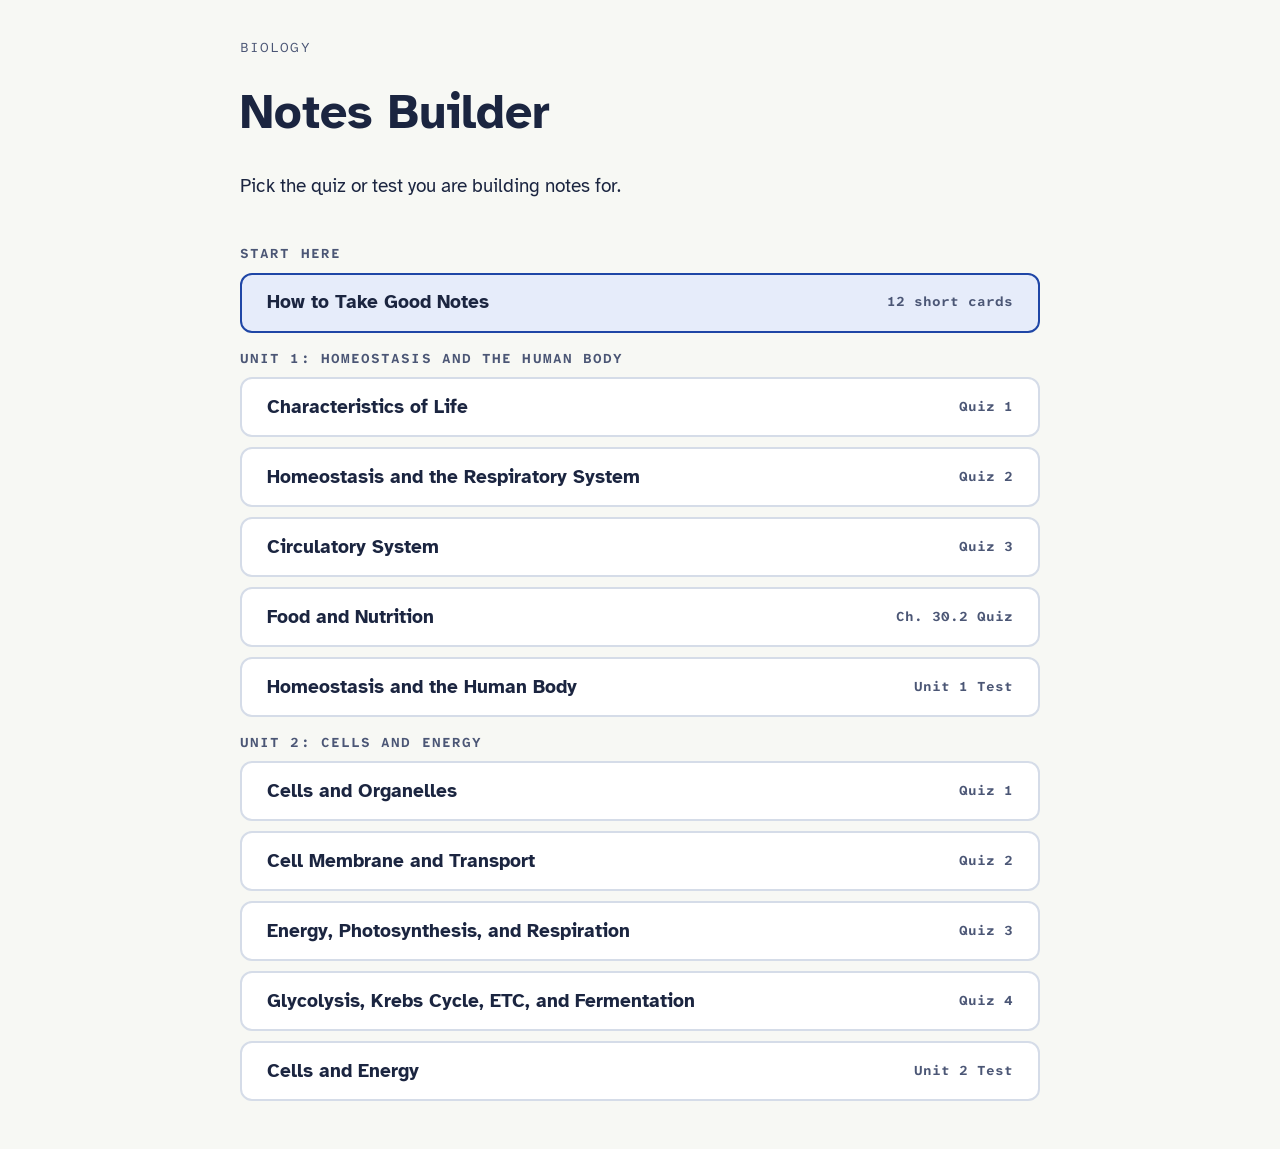
<file: index.html>
<!doctype html>
<html lang="en">
<head>
<meta charset="utf-8">
<meta name="viewport" content="width=device-width, initial-scale=1, viewport-fit=cover">
<title>Biology Notes Builder</title>
<link rel="preconnect" href="https://fonts.googleapis.com">
<link rel="preconnect" href="https://fonts.gstatic.com" crossorigin>
<link rel="stylesheet" href="https://fonts.googleapis.com/css2?family=Atkinson+Hyperlegible:ital,wght@0,400;0,700;1,400&family=Atkinson+Hyperlegible+Mono:wght@400;600&display=swap">
<link rel="stylesheet" href="styles.css">
</head>
<body>
<div class="wrap" id="app" aria-live="polite"></div>

<script src="patterns.js"></script>
<!-- The quiz menu. Add quizzes in content/catalog.js, not here. -->
<script src="content/catalog.js"></script>
<!-- The "How to Take Good Notes" cards. Edit them in content/guide.js. -->
<script src="content/guide.js"></script>
<script src="checker.js"></script>
<script src="app.js"></script>
</body>
</html>
</file>
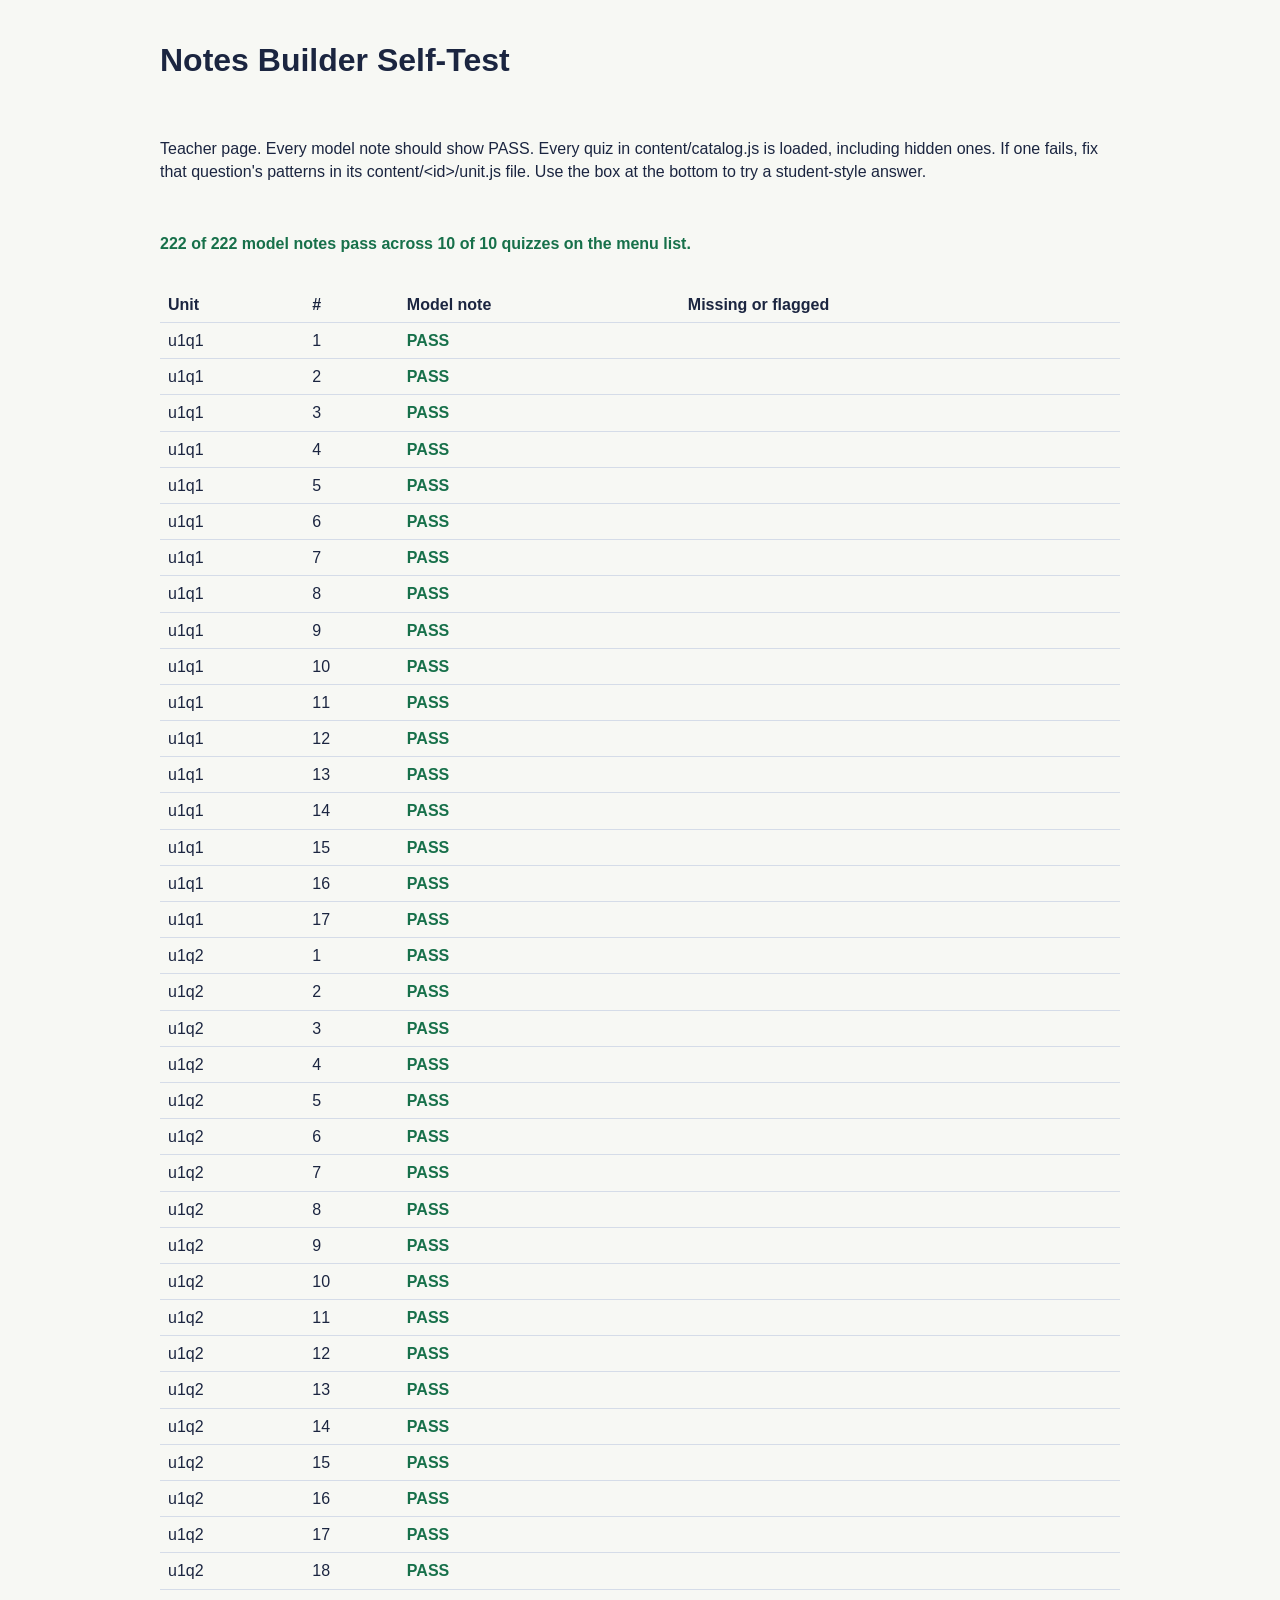
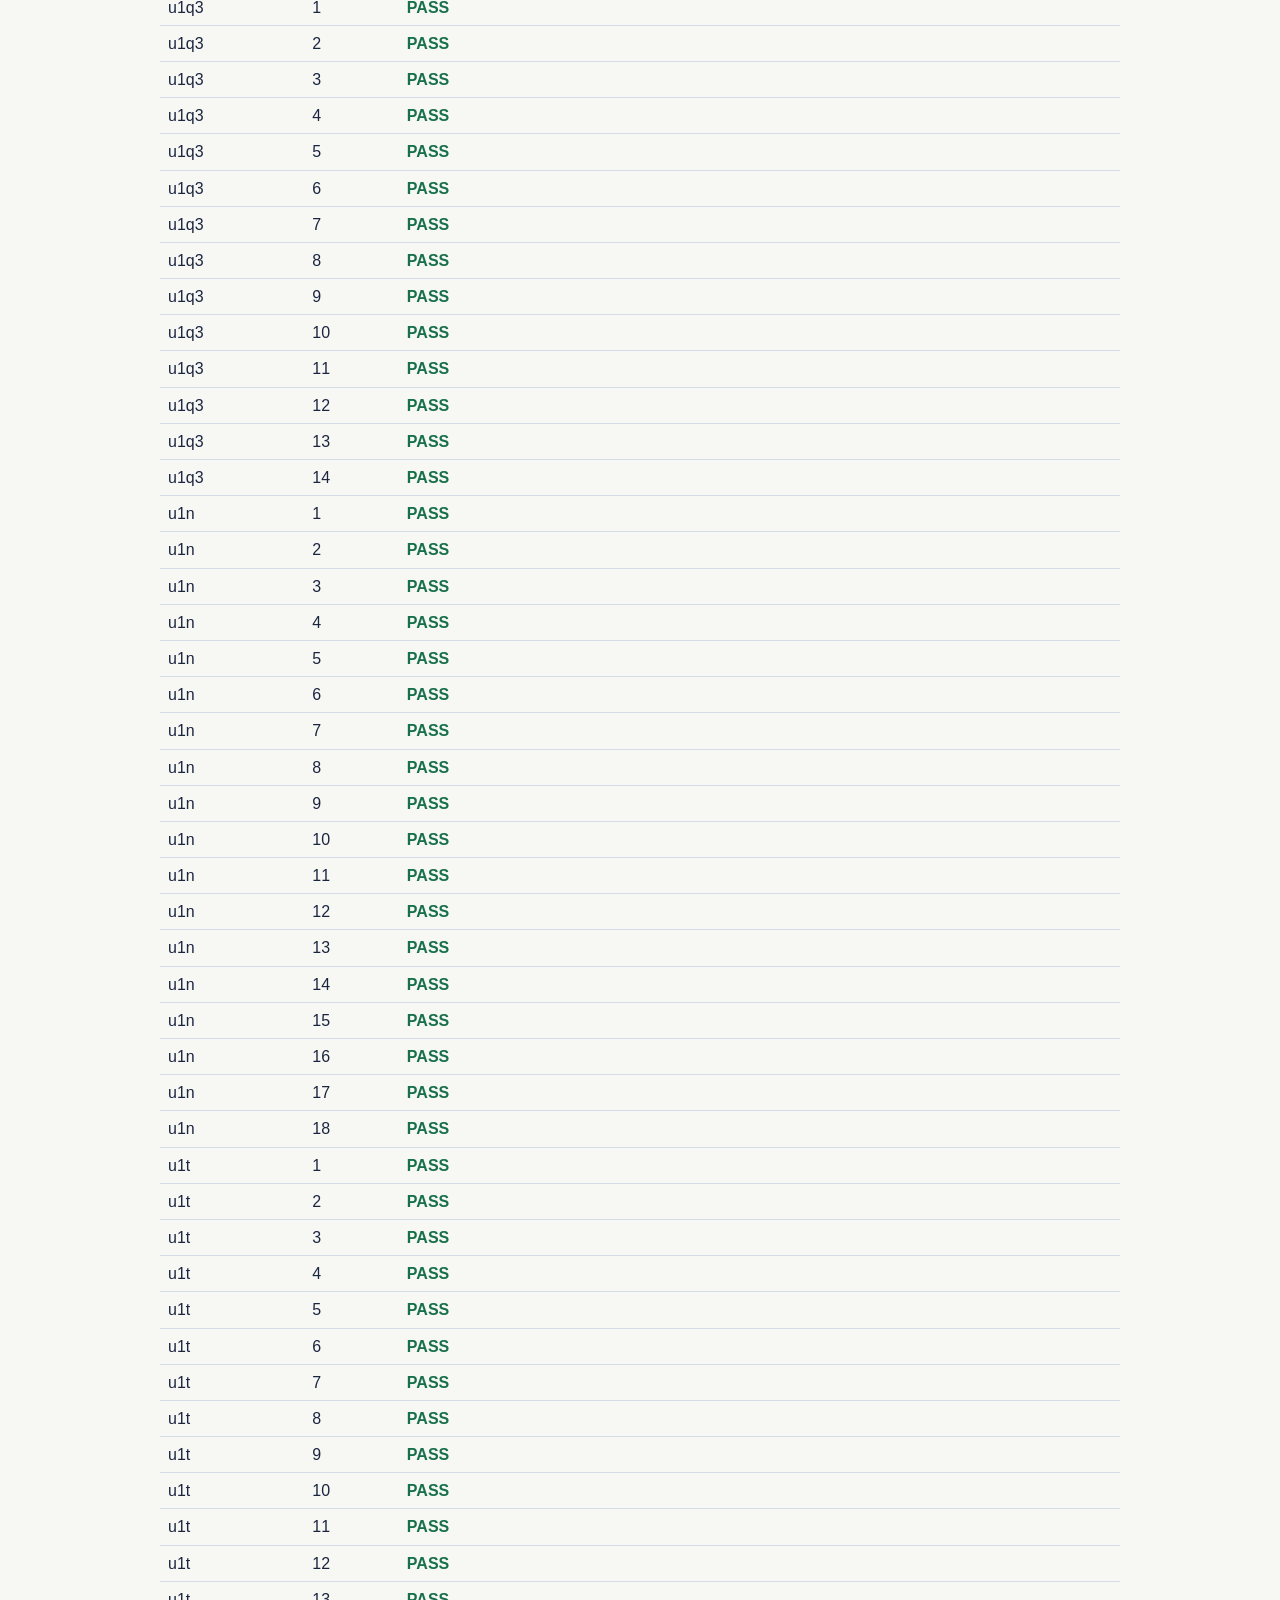
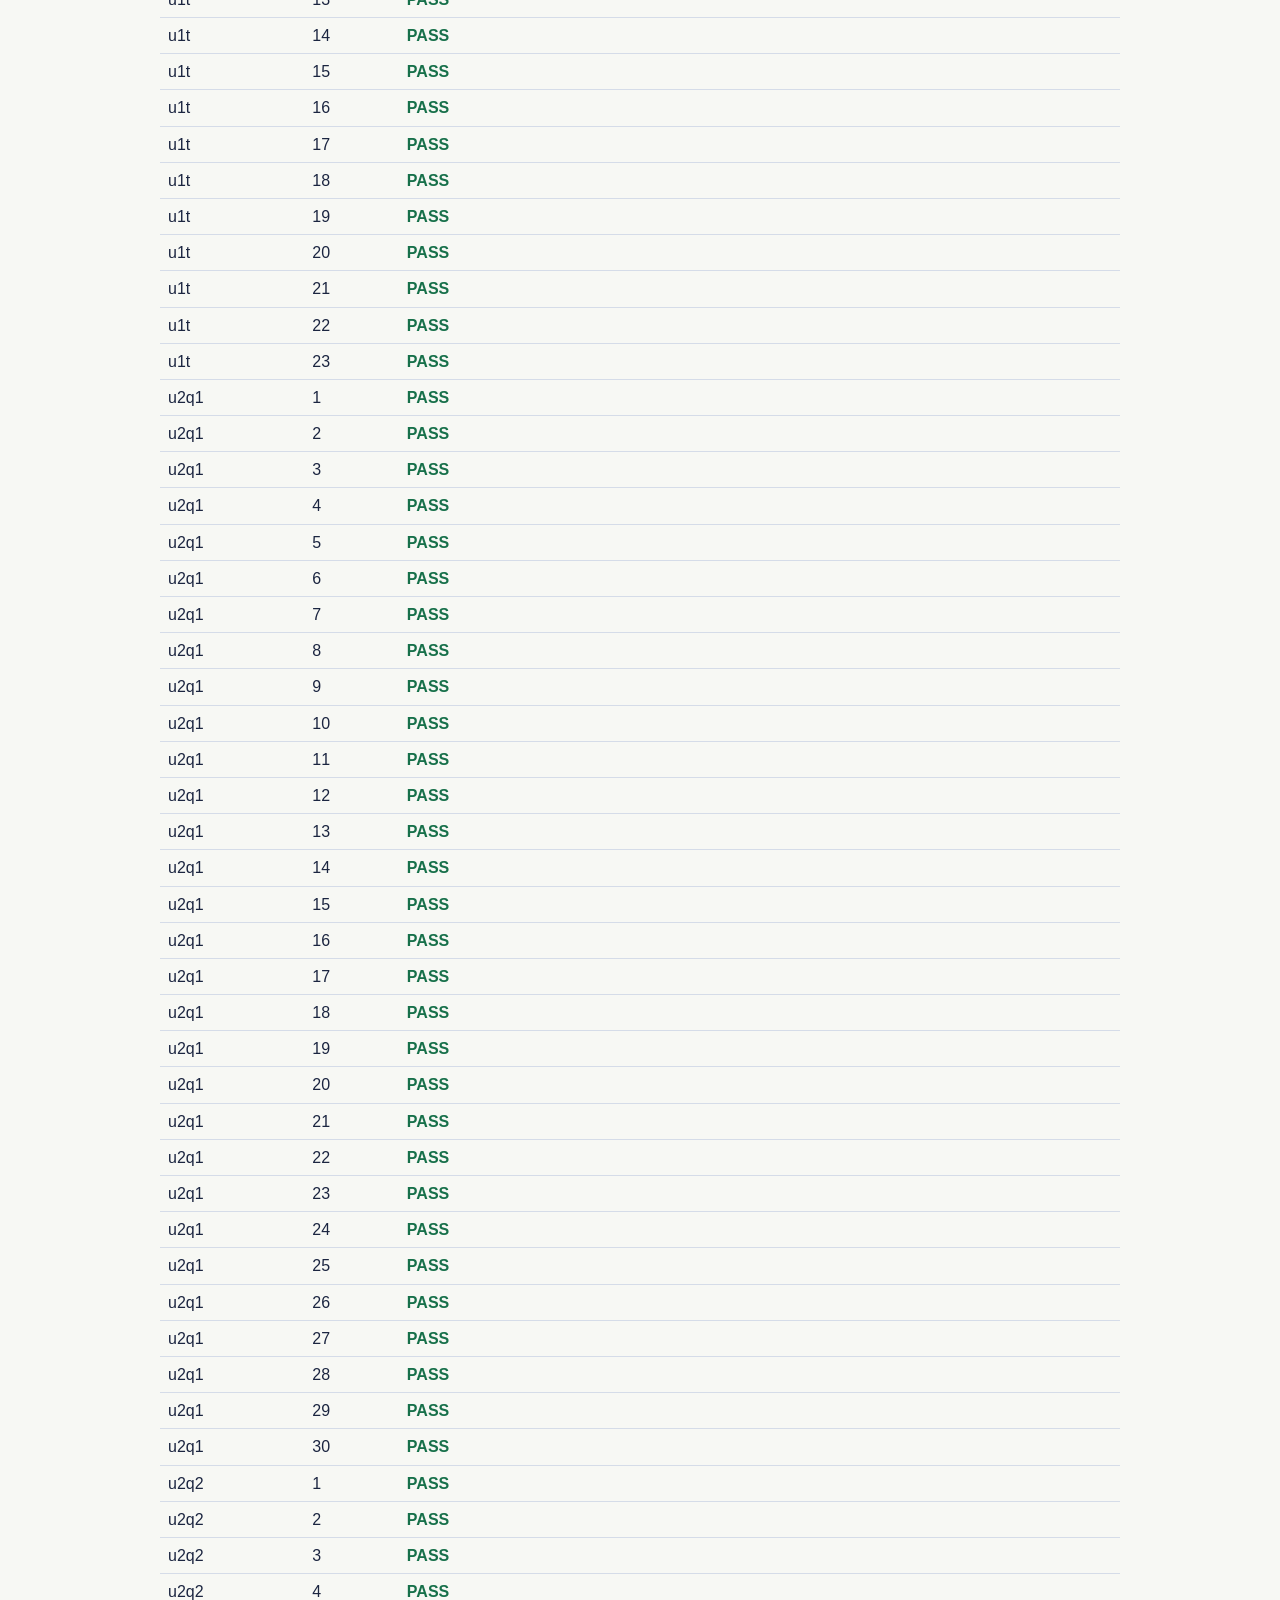
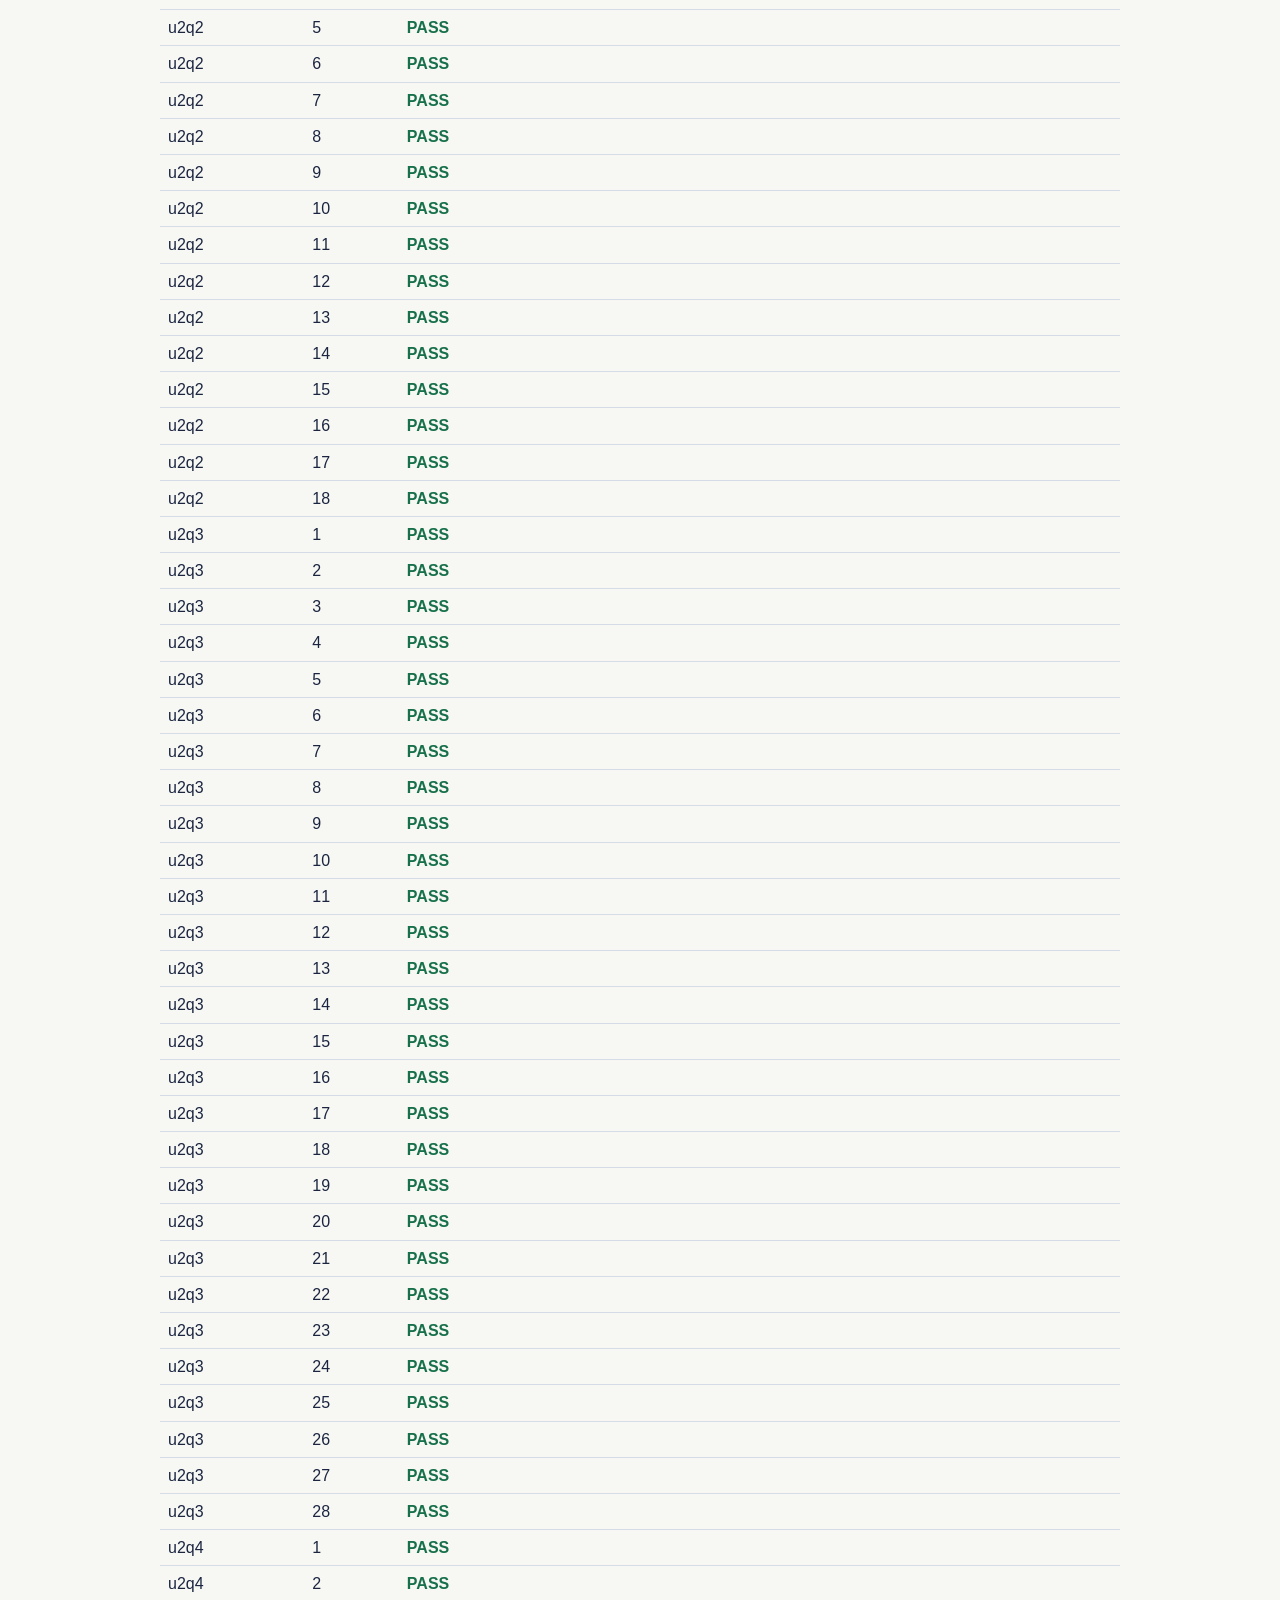
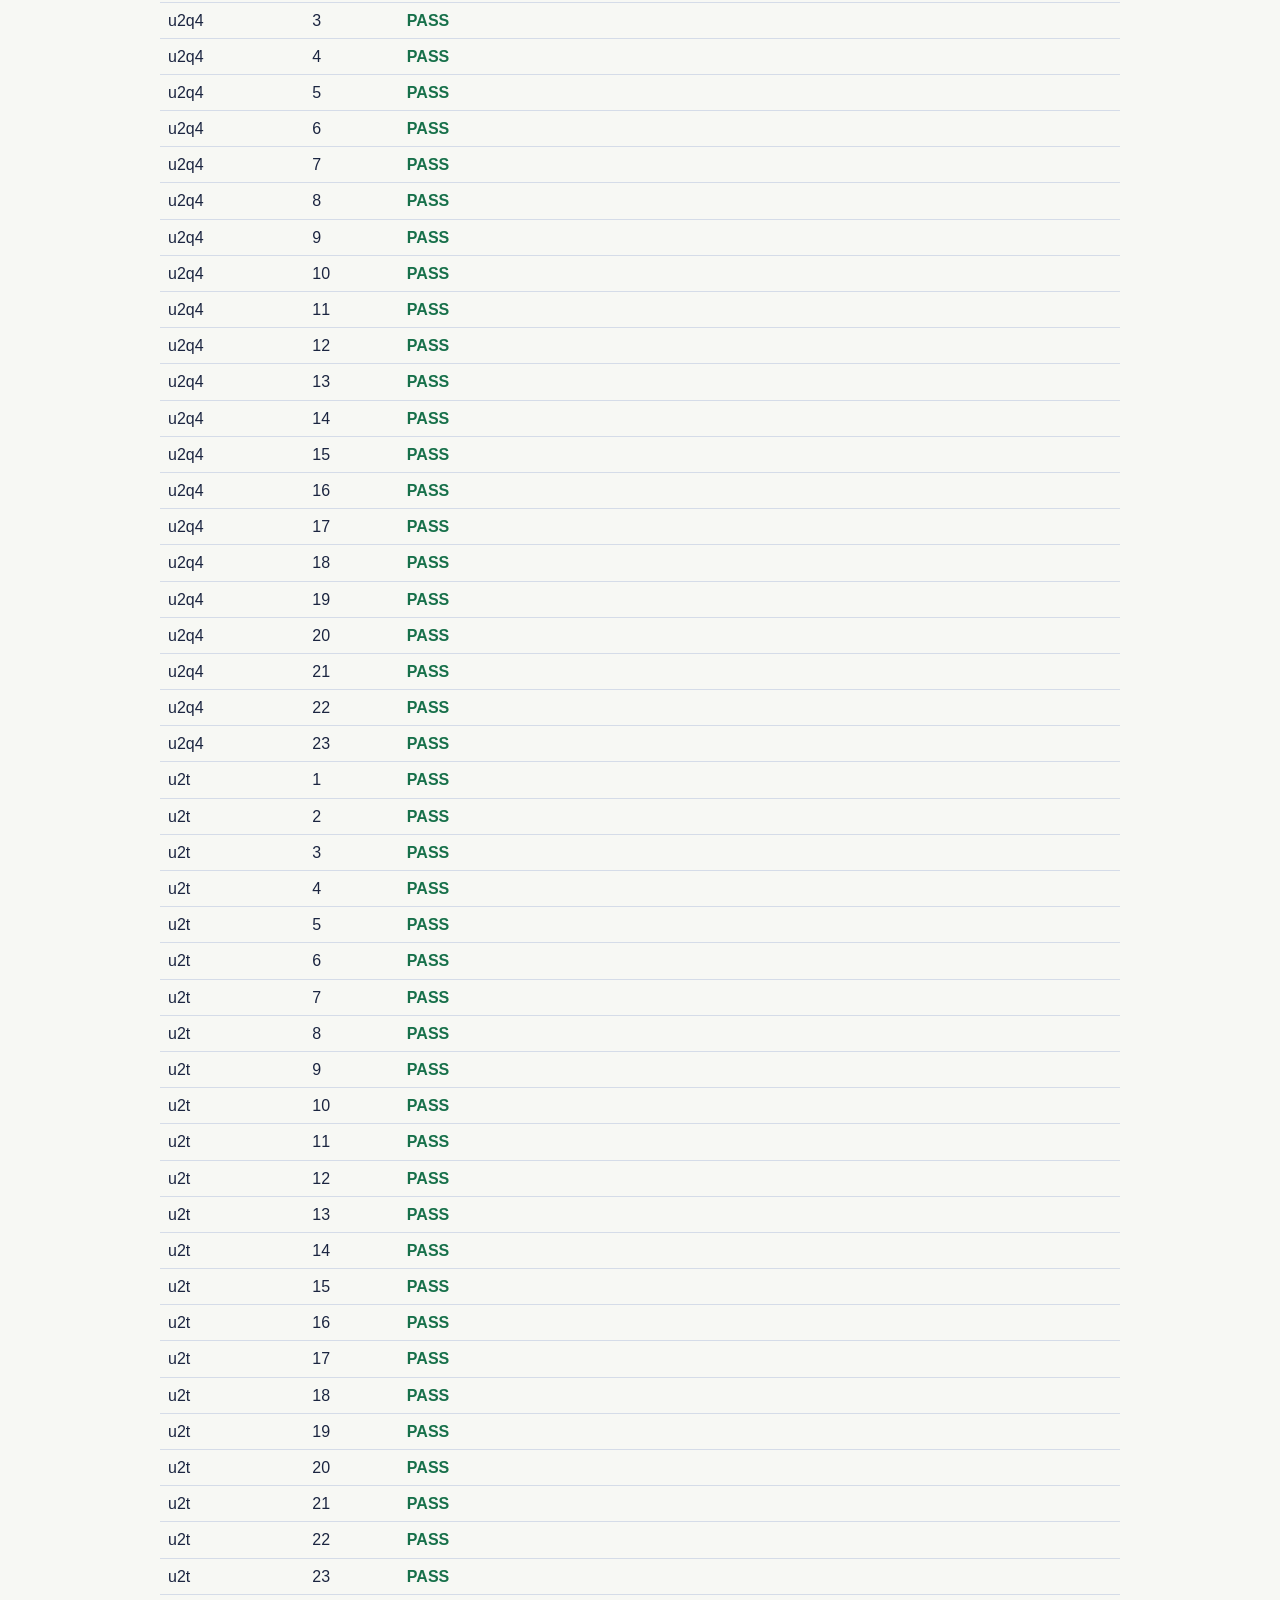
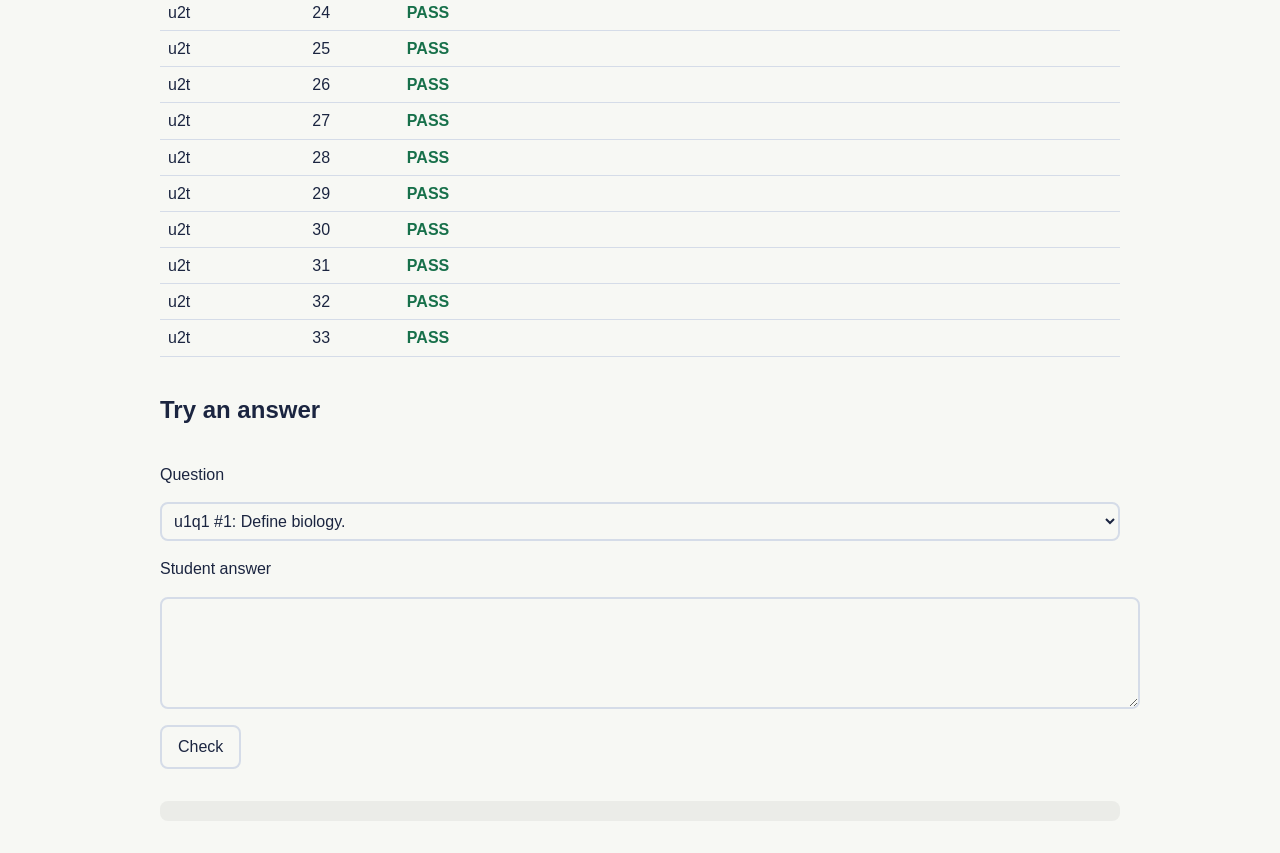
<file: test.html>
<!doctype html>
<html lang="en">
<head>
<meta charset="utf-8">
<meta name="viewport" content="width=device-width, initial-scale=1">
<title>Notes Builder Self-Test</title>
<meta name="robots" content="noindex">
<style>
:root{--bg:#F7F8F4;--fg:#1B2540;--soft:#4B5675;--line:#D5DCE8;--ok:#17704A;--bad:#B42318}
@media (prefers-color-scheme: dark){:root{--bg:#111726;--fg:#E9EDF7;--soft:#A8B2CA;--line:#2B3654;--ok:#72D6A3;--bad:#FF8E84;color-scheme:dark}}
body{background:var(--bg);color:var(--fg);font:16px/1.45 Verdana,"Segoe UI",sans-serif;margin:0;padding:16px}
main{max-width:60rem;margin:0 auto;display:flex;flex-direction:column;gap:16px}
.scroll{overflow-x:auto}
table{border-collapse:collapse;width:100%}
th,td{border-bottom:1px solid var(--line);padding:6px 8px;text-align:left;vertical-align:top}
.ok{color:var(--ok);font-weight:700}.bad{color:var(--bad);font-weight:700}
textarea,select{font:inherit;width:100%;padding:8px;border:2px solid var(--line);border-radius:8px;background:transparent;color:inherit}
button{font:inherit;padding:8px 16px;border-radius:8px;border:2px solid var(--line);background:transparent;color:inherit;cursor:pointer}
pre{white-space:pre-wrap;background:rgba(127,127,127,.1);padding:10px;border-radius:8px}
</style>
</head>
<body>
<main>
<h1>Notes Builder Self-Test</h1>
<p>Teacher page. Every model note should show PASS. Every quiz in content/catalog.js is loaded, including hidden ones. If one fails, fix that question's patterns in its content/&lt;id&gt;/unit.js file. Use the box at the bottom to try a student-style answer.</p>
<p id="summary"></p>
<div class="scroll"><table><thead><tr><th>Unit</th><th>#</th><th>Model note</th><th>Missing or flagged</th></tr></thead><tbody id="rows"></tbody></table></div>
<h2>Try an answer</h2>
<label for="q">Question</label>
<select id="q"></select>
<label for="a">Student answer</label>
<textarea id="a" rows="4"></textarea>
<div><button id="go">Check</button></div>
<pre id="out"></pre>
</main>
<script src="patterns.js"></script>
<script src="content/catalog.js"></script>
<script src="checker.js"></script>
<script>
const esc=s=>String(s).replace(/[&<>"]/g,c=>({"&":"&amp;","<":"&lt;",">":"&gt;",'"':"&quot;"}[c]));
function loadAll(){
  return Promise.all(CATALOG.map(c=>new Promise(res=>{
    const s=document.createElement("script"); s.src=`content/${c.id}/unit.js?v=${Date.now()}`;
    s.onload=()=>res({c,ok:UNITS.some(u=>u.id===c.id)}); s.onerror=()=>res({c,ok:false});
    document.head.appendChild(s);
  })));
}
loadAll().then(results=>{
  let pass=0,total=0,rows="",opts="";
  results.filter(r=>!r.ok).forEach(r=>{rows+=`<tr><td>${esc(r.c.id)}</td><td></td><td class="bad">NOT LOADED</td><td>content/${esc(r.c.id)}/unit.js is missing, or its id does not match the folder name</td></tr>`;});
  const order=CATALOG.map(c=>c.id);
  UNITS.slice().sort((a,b)=>order.indexOf(a.id)-order.indexOf(b.id)).forEach(u=>{const ui=UNITS.indexOf(u); u.questions.forEach((q,qi)=>{
    total++; const r=checkNote(q,q.model); if(r.done) pass++;
    const miss=r.ideas.filter(i=>!i.ok).map(i=>i.label).concat(r.warnings).join("; ");
    rows+=`<tr><td>${esc(u.id)}</td><td>${q.n}</td><td class="${r.done?"ok":"bad"}">${r.done?"PASS":"FAIL"}</td><td>${esc(miss)}</td></tr>`;
    opts+=`<option value="${ui}:${qi}">${esc(u.id)} #${q.n}: ${esc(q.prompt)}</option>`;
  });});
  const bad=results.filter(r=>!r.ok).length;
  document.getElementById("rows").innerHTML=rows;
  document.getElementById("q").innerHTML=opts;
  document.getElementById("summary").innerHTML=`<span class="${pass===total&&!bad?"ok":"bad"}">${pass} of ${total} model notes pass across ${results.length-bad} of ${results.length} quizzes on the menu list.</span>`;
});
document.getElementById("go").onclick=()=>{
  const [ui,qi]=document.getElementById("q").value.split(":").map(Number);
  const r=checkNote(UNITS[ui].questions[qi],document.getElementById("a").value);
  document.getElementById("out").textContent=(r.done?"COMPLETE\n":"NOT YET\n")+
    r.ideas.map(i=>(i.ok?"  found:   ":"  missing: ")+i.label).join("\n")+
    (r.warnings.length?"\n  flagged: "+r.warnings.join("\n  flagged: "):"");
};
</script>
</body>
</html>
</file>
<file: styles.css>
/* Layout: one centered column, composition-notebook page. Prompt on top, ruled answer box, feedback strip, nav. */
:root{
  --paper:#F7F8F4; --card:#FFFFFF; --ink:#1B2540; --ink-soft:#4B5675; --line:#D5DCE8;
  --rule:#C8D7EE; --margin:#E39A9A; --accent:#1F46A6; --accent-ink:#FFFFFF; --accent-soft:#E6ECFA;
  --ok:#17704A; --ok-bg:#E2F3E9; --warn:#8A5200; --warn-bg:#FFF0D6; --rec:#B42318; --rec-bg:#FDE7E5;
  --f-body:"Atkinson Hyperlegible", Verdana, "Segoe UI", sans-serif;
  --f-mono:"Atkinson Hyperlegible Mono", ui-monospace, Consolas, monospace;
  --t-xl:clamp(1.6rem, 1.2rem + 1.6vw, 2.2rem); --t-l:1.45rem; --t-m:1.2rem; --t-s:1rem;
}
@media (prefers-color-scheme: dark){:root:not([data-theme="light"]){
  --paper:#111726; --card:#18203A; --ink:#E9EDF7; --ink-soft:#A8B2CA; --line:#2B3654;
  --rule:#253152; --margin:#7B3A44; --accent:#90AEFF; --accent-ink:#0D1324; --accent-soft:#22305A;
  --ok:#72D6A3; --ok-bg:#15301F; --warn:#F3C073; --warn-bg:#352711; --rec:#FF8E84; --rec-bg:#3A1714; color-scheme:dark}}
:root[data-theme="dark"]{
  --paper:#111726; --card:#18203A; --ink:#E9EDF7; --ink-soft:#A8B2CA; --line:#2B3654;
  --rule:#253152; --margin:#7B3A44; --accent:#90AEFF; --accent-ink:#0D1324; --accent-soft:#22305A;
  --ok:#72D6A3; --ok-bg:#15301F; --warn:#F3C073; --warn-bg:#352711; --rec:#FF8E84; --rec-bg:#3A1714; color-scheme:dark}
*{box-sizing:border-box}
html,body{height:100%}
body{background:var(--paper);color:var(--ink);font-family:var(--f-body);font-size:var(--t-m);line-height:1.5;margin:0}
.wrap{max-width:52rem;margin:0 auto;padding-inline:16px;padding-block:16px 48px;display:flex;flex-direction:column;gap:18px}
h1,h2,h3{text-wrap:balance;margin:0;line-height:1.2}
button{font:inherit;color:inherit;cursor:pointer}
button:focus-visible,textarea:focus-visible,input:focus-visible{outline:3px solid var(--accent);outline-offset:2px}
.btn{display:inline-flex;align-items:center;gap:.5em;border:2px solid var(--line);background:var(--card);border-radius:12px;padding:.55em 1em;font-weight:700;font-size:var(--t-s);min-height:48px}
.btn:hover{border-color:var(--accent)}
.btn svg{width:1.3em;height:1.3em;flex:none}
.btn.primary{background:var(--accent);border-color:var(--accent);color:var(--accent-ink)}
.btn.big{font-size:var(--t-m);min-height:60px;padding:.6em 1.3em}
.btn[disabled]{opacity:.45;cursor:not-allowed}
.row{display:flex;flex-wrap:wrap;gap:10px;align-items:center}
.spread{justify-content:space-between}
.eyebrow{font-family:var(--f-mono);font-size:.85rem;letter-spacing:.08em;text-transform:uppercase;color:var(--ink-soft)}

/* top bar */
.top{display:flex;flex-direction:column;gap:10px}
.dots{display:flex;flex-wrap:wrap;gap:6px}
.dot{width:30px;height:30px;border-radius:50%;border:2px solid var(--line);background:var(--card);font-family:var(--f-mono);font-size:.8rem;display:grid;place-items:center;padding:0}
.dot.tried{border-color:var(--warn);background:var(--warn-bg)}
.dot.done{border-color:var(--ok);background:var(--ok);color:var(--card)}
.dot.here{outline:3px solid var(--accent);outline-offset:2px}

/* prompt card */
.card{background:var(--card);border:2px solid var(--line);border-radius:16px;padding:20px;display:flex;flex-direction:column;gap:14px}
.heading{font-family:var(--f-mono);font-size:.95rem;color:var(--accent);font-weight:600}
.prompt{font-size:var(--t-xl);font-weight:400}
.prompt b{font-weight:700}
.reveal{border-left:4px solid var(--accent);background:var(--accent-soft);padding:10px 14px;border-radius:0 10px 10px 0;font-size:var(--t-m)}
.reveal .where{font-family:var(--f-mono);font-size:.95rem}

/* notebook answer box */
.note{width:100%;min-height:9.6em;resize:vertical;border:2px solid var(--line);border-radius:12px;
  font:inherit;font-size:1.35rem;line-height:2.2rem;color:var(--ink);padding:.15rem 14px 2.2rem 56px;
  background-color:var(--card);
  background-image:linear-gradient(90deg,transparent 42px,var(--margin) 42px,var(--margin) 44px,transparent 44px),
    repeating-linear-gradient(180deg,transparent 0,transparent calc(2.2rem - 1px),var(--rule) calc(2.2rem - 1px),var(--rule) 2.2rem);
  background-position:0 0, 0 .15rem;background-attachment:local}
.mic.on{background:var(--rec-bg);border-color:var(--rec);color:var(--rec)}
.mic.on .pulse{animation:pulse 1s infinite}
@keyframes pulse{50%{opacity:.25}}
@media (prefers-reduced-motion: reduce){.mic.on .pulse{animation:none}}
.tip{font-size:var(--t-s);color:var(--ink-soft)}

/* feedback */
.fb{border-radius:14px;padding:16px;display:flex;flex-direction:column;gap:10px;border:2px solid}
.fb.ok{background:var(--ok-bg);border-color:var(--ok)}
.fb.more{background:var(--warn-bg);border-color:var(--warn)}
.fb h3{font-size:var(--t-l)}
.chips{display:flex;flex-wrap:wrap;gap:8px}
.chip{display:inline-flex;align-items:center;gap:.35em;border-radius:999px;padding:.2em .8em;font-size:var(--t-s);font-weight:700;border:2px solid var(--ok);color:var(--ok)}
.chip svg{width:1em;height:1em}
.miss{display:flex;flex-direction:column;gap:8px;margin:0;padding:0;list-style:none}
.miss li{display:flex;gap:10px;align-items:flex-start}
.miss .tag{flex:none;font-family:var(--f-mono);font-size:.8rem;font-weight:600;border:2px solid var(--warn);color:var(--warn);border-radius:8px;padding:.1em .5em;margin-top:.25em}

/* start + finish */
.hero{display:flex;flex-direction:column;gap:12px;padding-block:8px}
.hero h1{font-size:clamp(2rem,1.4rem + 2.4vw,3rem)}
.steps{display:grid;grid-template-columns:repeat(auto-fit,minmax(13rem,1fr));gap:12px;margin:0;padding:0;list-style:none}
.steps li{background:var(--card);border:2px solid var(--line);border-radius:14px;padding:14px;display:flex;gap:12px;align-items:center;font-size:var(--t-m)}
.steps .n{font-family:var(--f-mono);font-weight:600;width:2em;height:2em;border-radius:50%;display:grid;place-items:center;background:var(--accent);color:var(--accent-ink);flex:none}
label.field{display:flex;flex-direction:column;gap:6px;font-weight:700}
.field input{font:inherit;font-size:1.3rem;padding:.5em .7em;border:2px solid var(--line);border-radius:12px;background:var(--card);color:var(--ink);max-width:24rem;width:100%}
.units{display:grid;gap:10px}
.small{font-size:.85rem;color:var(--ink-soft)}
.confirm{background:var(--warn-bg);border:2px solid var(--warn);border-radius:12px;padding:12px}

/* notes sheet (screen preview + print) */
.sheet{background:#fff;color:#111;border:2px solid var(--line);border-radius:6px;padding:28px 30px;font-size:13pt;line-height:1.4}
.sheet h2{font-size:18pt}
.sheet .meta{display:flex;justify-content:space-between;gap:12px;flex-wrap:wrap;border-bottom:2px solid #111;padding-bottom:6px;margin-bottom:10px;font-size:12pt}
.sheet h3{break-after:avoid;font-size:14pt;margin-top:14px;border-bottom:1px solid #999;padding-bottom:2px}
.sheet .item{display:grid;grid-template-columns:2.2em 1fr;gap:4px 6px;margin-top:8px;break-inside:avoid}
.sheet .num{font-weight:700}
.sheet .p{font-size:10.5pt;color:#444;font-style:italic}
.sheet .a{white-space:pre-wrap;grid-column:2}
.sheet .a.empty{color:#999}
.sheet .box{grid-column:2;height:1.6in;border:1.5px dashed #777;border-radius:6px;font-size:9pt;color:#777;padding:4px 8px}
.sheet .src{grid-column:2;font-size:8.5pt;color:#666;font-family:var(--f-mono)}
.sheet .disc{margin-top:16px;font-size:7.5pt;color:#666;border-top:1px solid #bbb;padding-top:4px}
@media print{
  @page{margin:.5in}
  body{background:#fff}
  .noprint{display:none!important}
  .wrap{max-width:none;padding:0}
  .sheet{border:0;padding:0}
}

/* quiz menu */
.units{display:flex;flex-direction:column;gap:10px}
.pick{justify-content:space-between;width:100%;text-align:left}
.pick .small{font-family:var(--f-mono)}

/* saving */
.savebox{border:2px dashed var(--line);border-radius:14px;padding:14px 16px;display:flex;flex-direction:column;gap:8px}
#saved.warn{color:var(--warn);font-weight:700}

.tip:empty{display:none}

/* clue ladder */
.fb .lead{margin:0;font-weight:700}
.sample{background:var(--card);border-left:4px solid var(--accent);border-radius:0 10px 10px 0;padding:10px 14px;display:flex;flex-direction:column;gap:6px}
.sample p{margin:0}
.sample-text{font-size:var(--t-l);white-space:pre-line}

/* sheet integrity: entry marks, sheet code, name watermark */
.sheet{position:relative;overflow:hidden}
.sheet > *:not(.wm){position:relative;z-index:1}
.sheet .meta2{display:flex;justify-content:space-between;gap:12px;flex-wrap:wrap;font-size:10pt;color:#333;margin-top:-4px;margin-bottom:8px}
.sheet .how{grid-column:2;font-size:8.5pt;color:#555;font-family:var(--f-mono)}
.sheet .how.flag{color:#b42318;font-weight:700}
.wm{position:absolute;inset:-20%;pointer-events:none;z-index:0;display:flex;flex-wrap:wrap;align-content:space-around;justify-content:space-around;
  transform:rotate(-28deg);opacity:.08;color:#000;font:700 20pt/1 var(--f-body)}
.wm span{white-space:nowrap;padding:34px 28px}
@media print{ .wm{position:fixed;inset:-25%;opacity:.07} }

/* marked note: wrong parts and extra parts */
.marked{background:var(--card);border:2px solid var(--line);border-radius:10px;padding:10px 14px;display:flex;flex-direction:column;gap:8px}
.marked p{margin:0}
.marked-text{font-size:var(--t-m);line-height:1.7;white-space:pre-line}
.mk.wrong{color:var(--rec);background:var(--rec-bg);text-decoration:line-through;text-decoration-thickness:2px;border-radius:4px;padding:0 2px}
.mk.extra{color:var(--ink-soft);text-decoration:underline dotted var(--warn);text-decoration-thickness:3px;text-underline-offset:4px}
.legend{margin:0;padding:0;list-style:none;display:flex;flex-direction:column;gap:4px;font-size:var(--t-s)}
.mk.key{text-decoration:underline solid var(--ok);text-decoration-thickness:3px;text-underline-offset:4px}
.fb .lean{margin:0;border-left:4px solid var(--accent);padding-left:10px}
.lead-tip{font-weight:700;color:var(--ink)}

/* note-taking guide cards */
.guidepick{border-color:var(--accent);background:var(--accent-soft)}
.gcard{gap:16px}
.gtitle{font-size:var(--t-xl)}
.gpractice{color:var(--accent);margin:0 0 -8px}
.gtip{margin:0;font-size:var(--t-l);line-height:1.45}
.gnote{border-radius:0 10px 10px 0;padding:10px 14px;border-left:5px solid}
.gnote p{margin:0}
.gnote-text{font-size:var(--t-m);white-space:pre-line}
.gnote.weak{border-color:var(--rec);background:var(--rec-bg)}
.gnote.weak .eyebrow{color:var(--rec)}
.gnote.strong{border-color:var(--ok);background:var(--ok-bg)}
.gnote.strong .eyebrow{color:var(--ok)}
.gchoices,.gcut{display:flex;flex-direction:column;gap:10px}
.gchoice,.gsent{display:flex;flex-direction:column;gap:4px;text-align:left;border:2px solid var(--line);background:var(--card);border-radius:12px;padding:12px 14px;font-size:var(--t-m);min-height:48px}
.gchoice:hover,.gsent:hover{border-color:var(--accent)}
.gchoice.right{border-color:var(--ok);background:var(--ok-bg)}
.gchoice.wrongpick{border-color:var(--rec);background:var(--rec-bg)}
.gsent.cut{color:var(--rec);background:var(--rec-bg);border-color:var(--rec);text-decoration:line-through;text-decoration-thickness:2px}
.gsent.keep{border-color:var(--ok);text-decoration:underline solid var(--ok);text-decoration-thickness:3px;text-underline-offset:4px}

/* Save / Print confirm pop-up and per-page tool buttons */
.qtools{justify-content:flex-end}
.dlg-wrap{position:fixed;inset:0;background:rgba(10,15,30,.55);display:grid;place-items:center;padding:16px;z-index:50}
.dlg{background:var(--card);color:var(--ink);border:2px solid var(--line);border-radius:16px;padding:22px;max-width:34rem;width:100%;display:flex;flex-direction:column;gap:12px;max-height:calc(100vh - 32px);overflow:auto}
.dlg h2{font-size:var(--t-l)}
.dlg p{margin:0}
.dlg-status{font-size:var(--t-l);font-weight:700;color:var(--warn)}
.dlg-status.ok{color:var(--ok)}
.meter{height:14px;border-radius:999px;background:var(--accent-soft);overflow:hidden}
.meter span{display:block;height:100%;background:var(--ok);border-radius:999px}

/* Clean up the wording (after all key ideas are found) */
.cleanup{background:var(--card);border-left:4px solid var(--ok);border-radius:0 10px 10px 0;padding:10px 14px;display:flex;flex-direction:column;gap:8px}
.cleanup p{margin:0}
.tip .btn{min-height:40px;padding:.3em .8em;margin-left:6px;vertical-align:middle}
</file>
